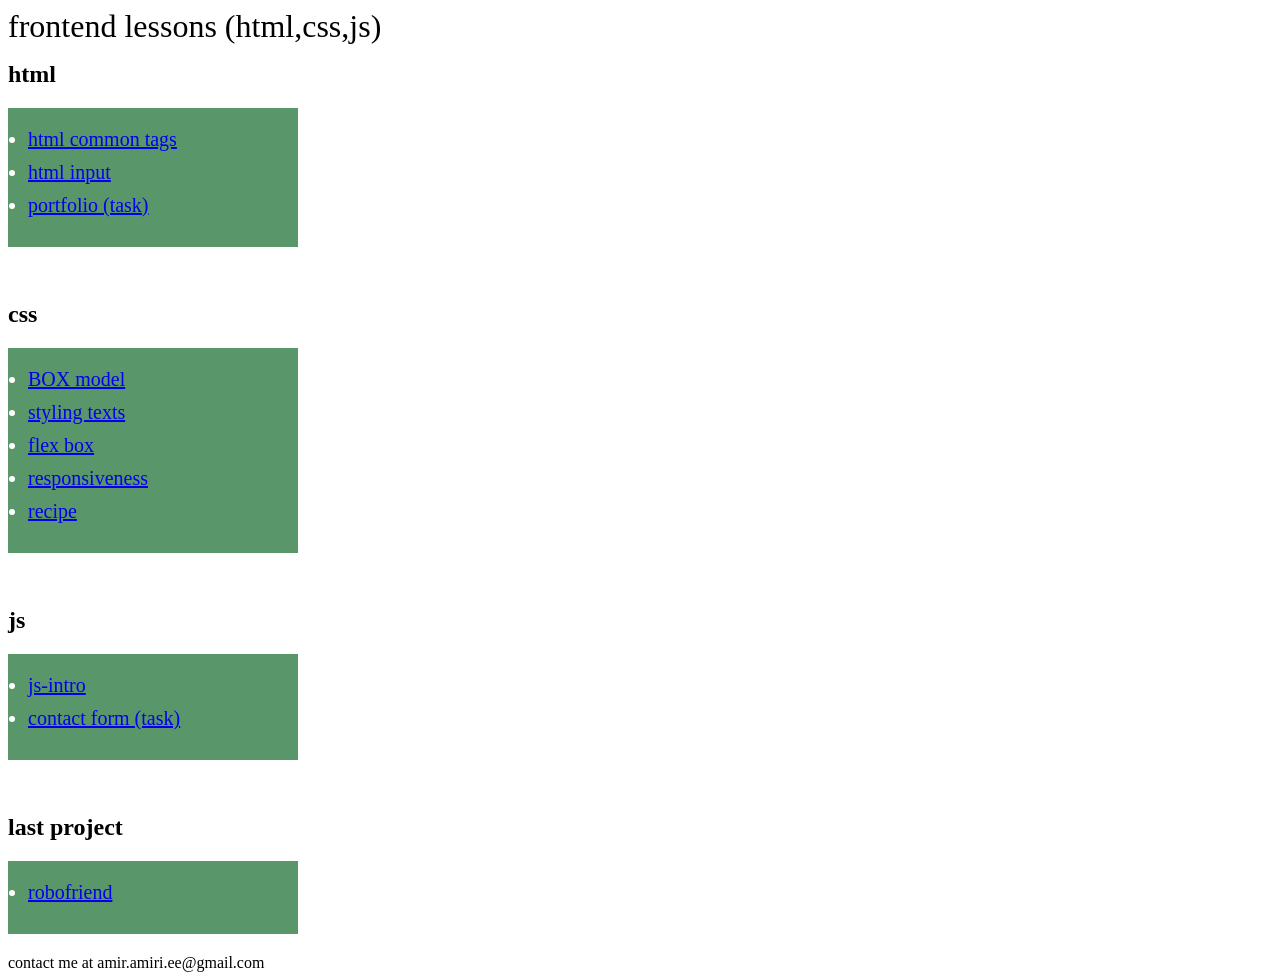
<file: index.html>
<!DOCTYPE html>
<html lang="en">

<head>
    <meta charset="UTF-8">
    <title>amir's website</title>

    <link rel="stylesheet" href="style.css">

</head>

<body>
    <header style="font-size: xx-large;">
        frontend lessons (html,css,js)
    </header>
    <main>
        <h1 style="font-size: x-large;">
            html
        </h1>
        <section>
            <ul class="custom-list">
                <li><a href="html-common-tags.html" target="_blank">html common tags</a></li>
                <li><a href="html-input.html" target="_blank">html input</a></li>
                <li><a href="portfolio-task.html" target="_blank">portfolio (task)</a></li>
            </ul>
        </section>
        <br>
        <h1 style="font-size: x-large;">
            css
        </h1>
        <section>
            <ul class="custom-list">
                <li><a href="box-model.html" target="_blank">BOX model</a></li>
                <li><a href="text-style.html" target="_blank">styling texts</a></li>
                <li><a href="flex-box.html" target="_blank">flex box</a></li>
                <li><a href="resposiveness.html" target="_blank">responsiveness</a></li>
                <li><a href="recipe(task).html" target="_blank">recipe</a></li>
            </ul>
            </ul>
        </section>
        <br>
        <h1 style="font-size: x-large;">
            js
        </h1>
        <section>
            <ul class="custom-list">
                <li><a href="js-intro.html" target="_blank">js-intro</a></li>
                <li><a href="contact-form/index.html" target="_blank">contact form (task)</a></li>
            </ul>
            </ul>
        </section>

        <br>
        <h1 style="font-size: x-large;">
            last project
        </h1>
        <section>
            <ul class="custom-list">
                <li><a href="robofriends/index.html" target="_blank">robofriend</a></li>
            </ul>
            </ul>
        </section>

    </main>
    <footer>
        contact me at amir.amiri.ee@gmail.com
    </footer>

</body>

</html>
</file>
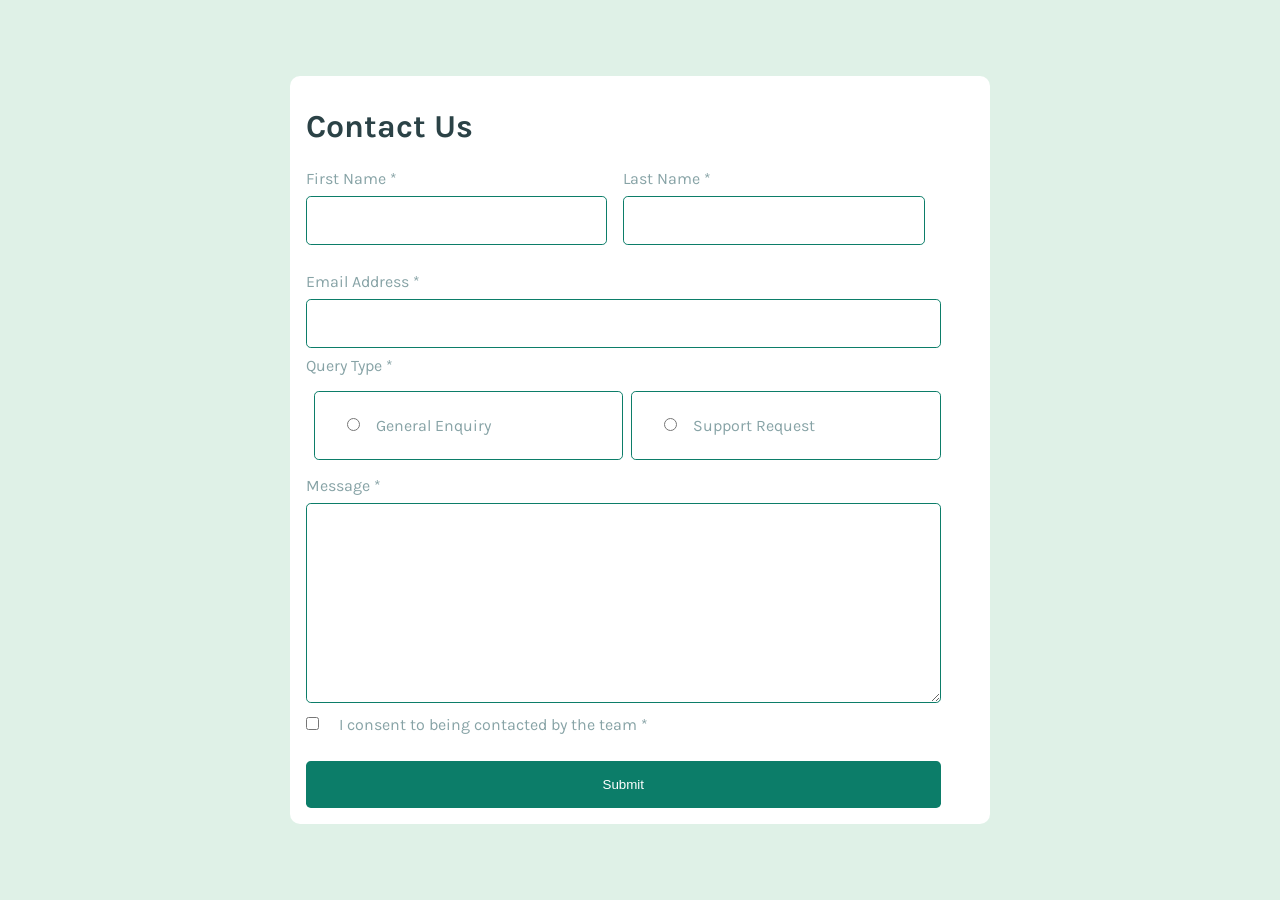
<file: contact-form/index.html>
<!DOCTYPE html>
<html lang="en">

<head>
    <meta charset="UTF-8" />
    <meta name="viewport" content="width=device-width, initial-scale=1.0" />

    <link rel="stylesheet" href="styles.css" />

    <title>Contact form</title>

</head>

<body>
    <main>
        <form action="" id="form">
            <h1>Contact Us</h1>
            <div class="name">
                <div class="f_name">
                    <label for="fname">First Name <span class="require">*</span></label><br />
                    <input type="text" class="data" name="fname" id="fname" required /><br />
                    <span class="fname_error error"></span>
                </div>
                <div class="l_name">
                    <label for="lname">Last Name <span class="require">*</span></label><br />
                    <input type="text" class="data" name="lname" id="lname" required />
                    <span class="lname_error error"></span><br />
                </div>
            </div>

            <label for="email">Email Address <span class="require">*</span></label><br />
            <input type="email" class="data" name="email" id="email" required /><br />
            <span class="email_error error"></span>
            <label for="query">Query Type <span class="require">*</span></label><br />
            <div class="choice_container">
                <div class="choice">
                    <label for="general">
                        <input type="radio" name="queryType" id="general" value="General Enquiry" required />General
                        Enquiry</label>
                </div>

                <div class="choice">
                    <label for="support">
                        <input type="radio" name="queryType" id="support" value="Support Request" required />Support
                        Request</label>
                </div>
            </div>

            <span class="query_error error"></span>

            <label for="message"> Message <span class="require">*</span></label><br />
            <textarea name="message" id="message" required></textarea><br />
            <span class="message_error error"></span>

            <div class="consent_container">
                <label for="consent">
                    <input type="checkbox" name="consent" id="consent" required />
                    I consent to being contacted by the team
                    <span class="require">*</span>
                </label>
            </div>
            <span class="consent_error error"></span>
            <br />

            <button class="btn" type="submit">Submit</button>
        </form>
    </main>
    <script src="./scripts.js" defer></script>
</body>

</html>
</file>
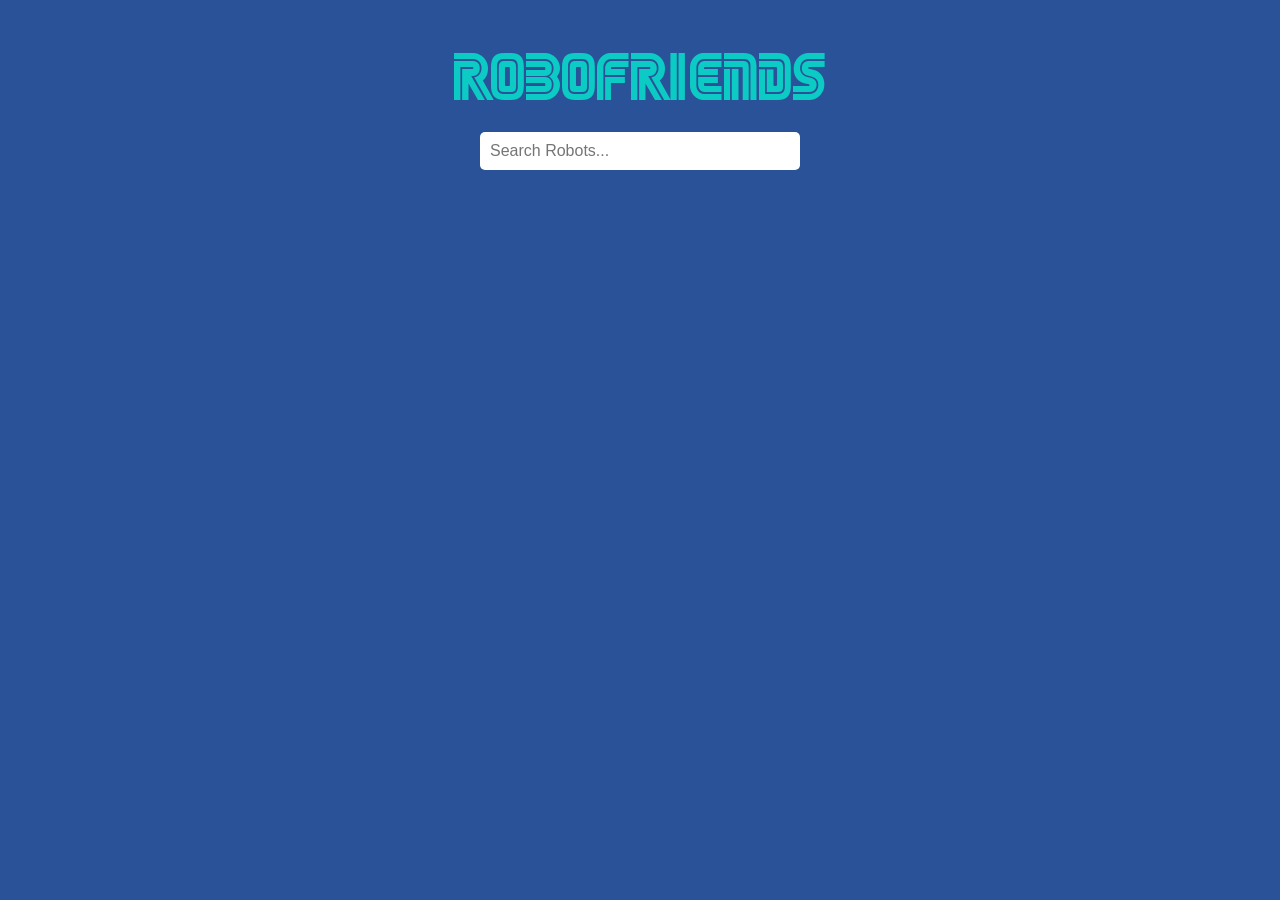
<file: robofriends/index.html>
<!DOCTYPE html>
<html lang="en">
<head>
    <meta charset="UTF-8">
    <meta name="viewport" content="width=device-width, initial-scale=1.0">
    <title>RoboFriends</title>
    <link rel="stylesheet" href="styles.css">
</head>
<body>
<div class="container">
    <h1 class="title">ROBOFRIENDS</h1>
    <input type="text" placeholder="Search Robots..." id="search" />
    <div id="robot-cards" class="cards-container">
        <!-- Robot cards will be dynamically inserted here -->
    </div>
</div>
<script src="scripts.js"></script>
</body>
</html>
</file>
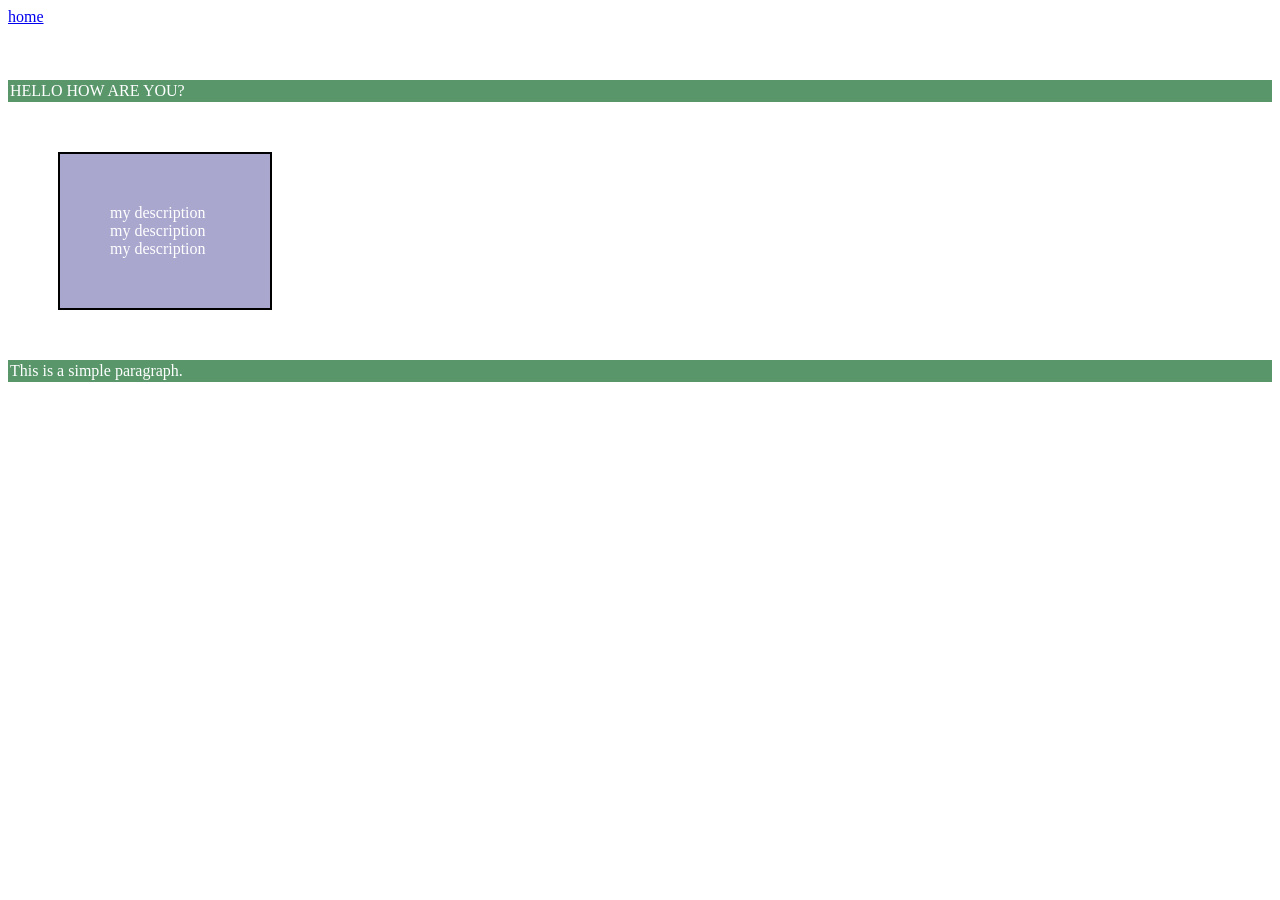
<file: box-model.html>
<!DOCTYPE html>
<html lang="en">

<head>
    <meta charset="UTF-8">
    <title>amir's website</title>

    <link rel="stylesheet" href="style.css">

</head>

<body>
    <a href="index.html">home</a>
    <br><br><br><br>
    <div class="intro">HELLO HOW ARE YOU?</div>
    <div id="description">my description my description my description</div>
    <p class="intro">This is a simple paragraph.</p>
</body>

</html>
</file>
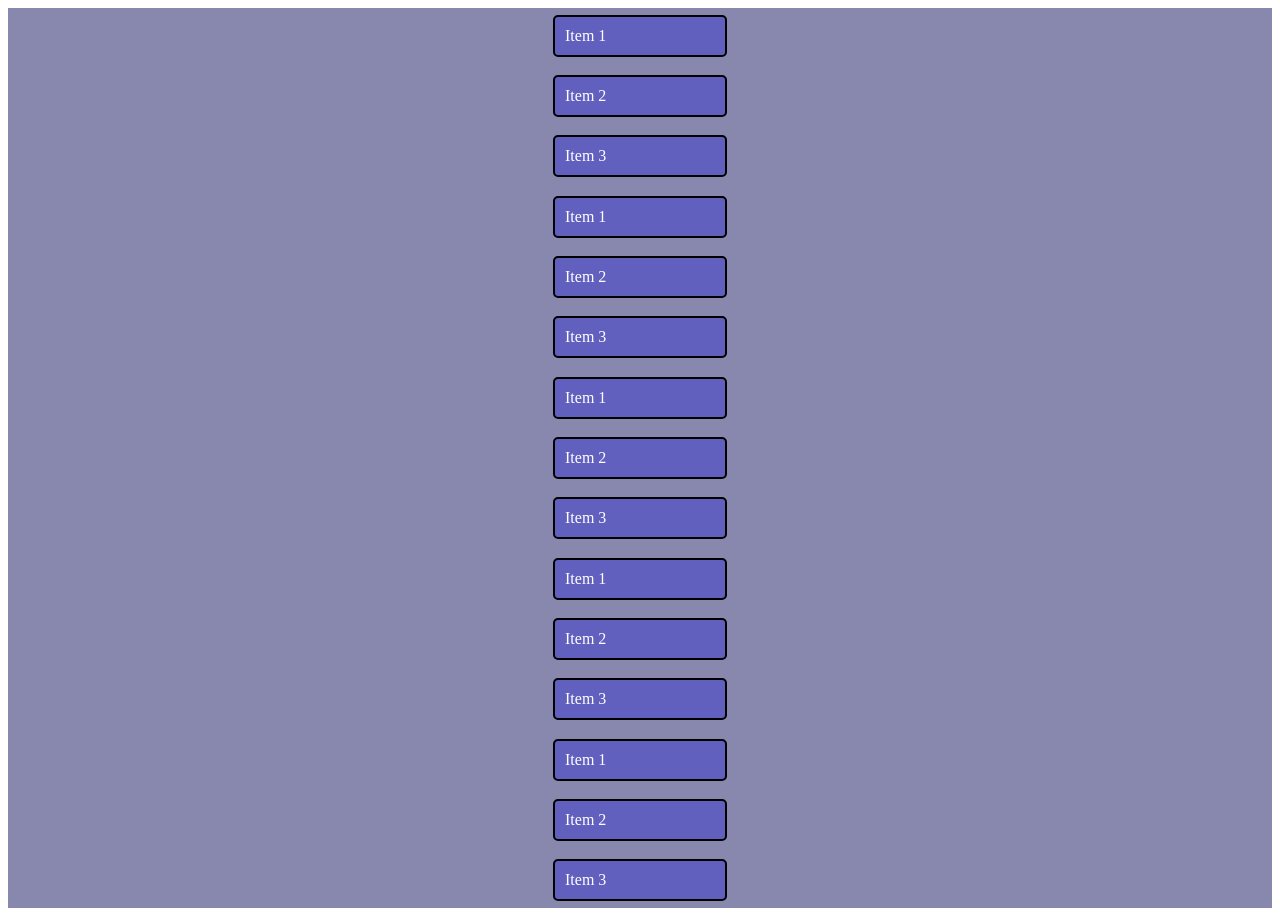
<file: flex-box.html>
<!DOCTYPE html>
<html lang="en">

<head>
    <meta charset="UTF-8">
    <title>amir's website</title>

    <link rel="stylesheet" href="style.css">

</head>

<body>
    <!-- https://angrytools.com/css-flex/ -->
    <div class="container">
        <div class="item">Item 1</div>
        <div class="item">Item 2</div>
        <div class="item">Item 3</div>
        <div class="item">Item 1</div>
        <div class="item">Item 2</div>
        <div class="item">Item 3</div>
        <div class="item">Item 1</div>
        <div class="item">Item 2</div>
        <div class="item">Item 3</div>
        <div class="item">Item 1</div>
        <div class="item">Item 2</div>
        <div class="item">Item 3</div>
        <div class="item">Item 1</div>
        <div class="item">Item 2</div>
        <div class="item">Item 3</div>
    </div>
</body>

</html>
</file>
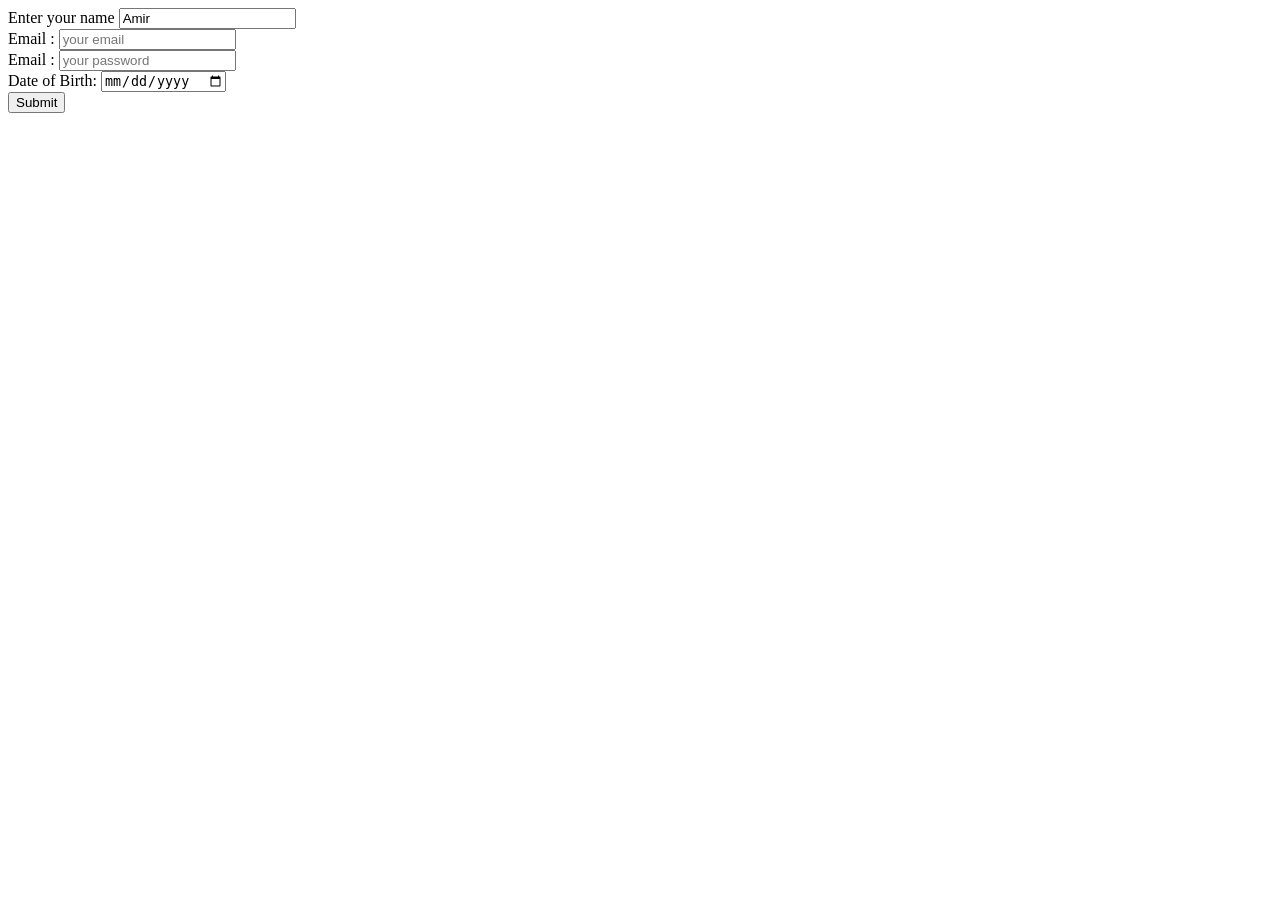
<file: html-input.html>
<!DOCTYPE html>
<html lang="en">

<head>
    <meta charset="UTF-8">
    <title>amir website</title>

</head>

<body>
    <label for="my-input">
        Enter your name
        <input type="text" id="my-input" placeholder="your name" value="Amir">
    </label>

    <br>
    <label for="email">
        Email :
        <input type="email" id="email" placeholder="your email">
    </label>
    <br>
    <label for="pass">
        Email :
        <input type="password" id="pass" placeholder="your password">
    </label>
    <br>
    <label for="dob">Date of Birth:
        <input type="date" id="dob" name="dob">
    </label>

    <br>
    <input type="submit">

</body>

</html>
</file>
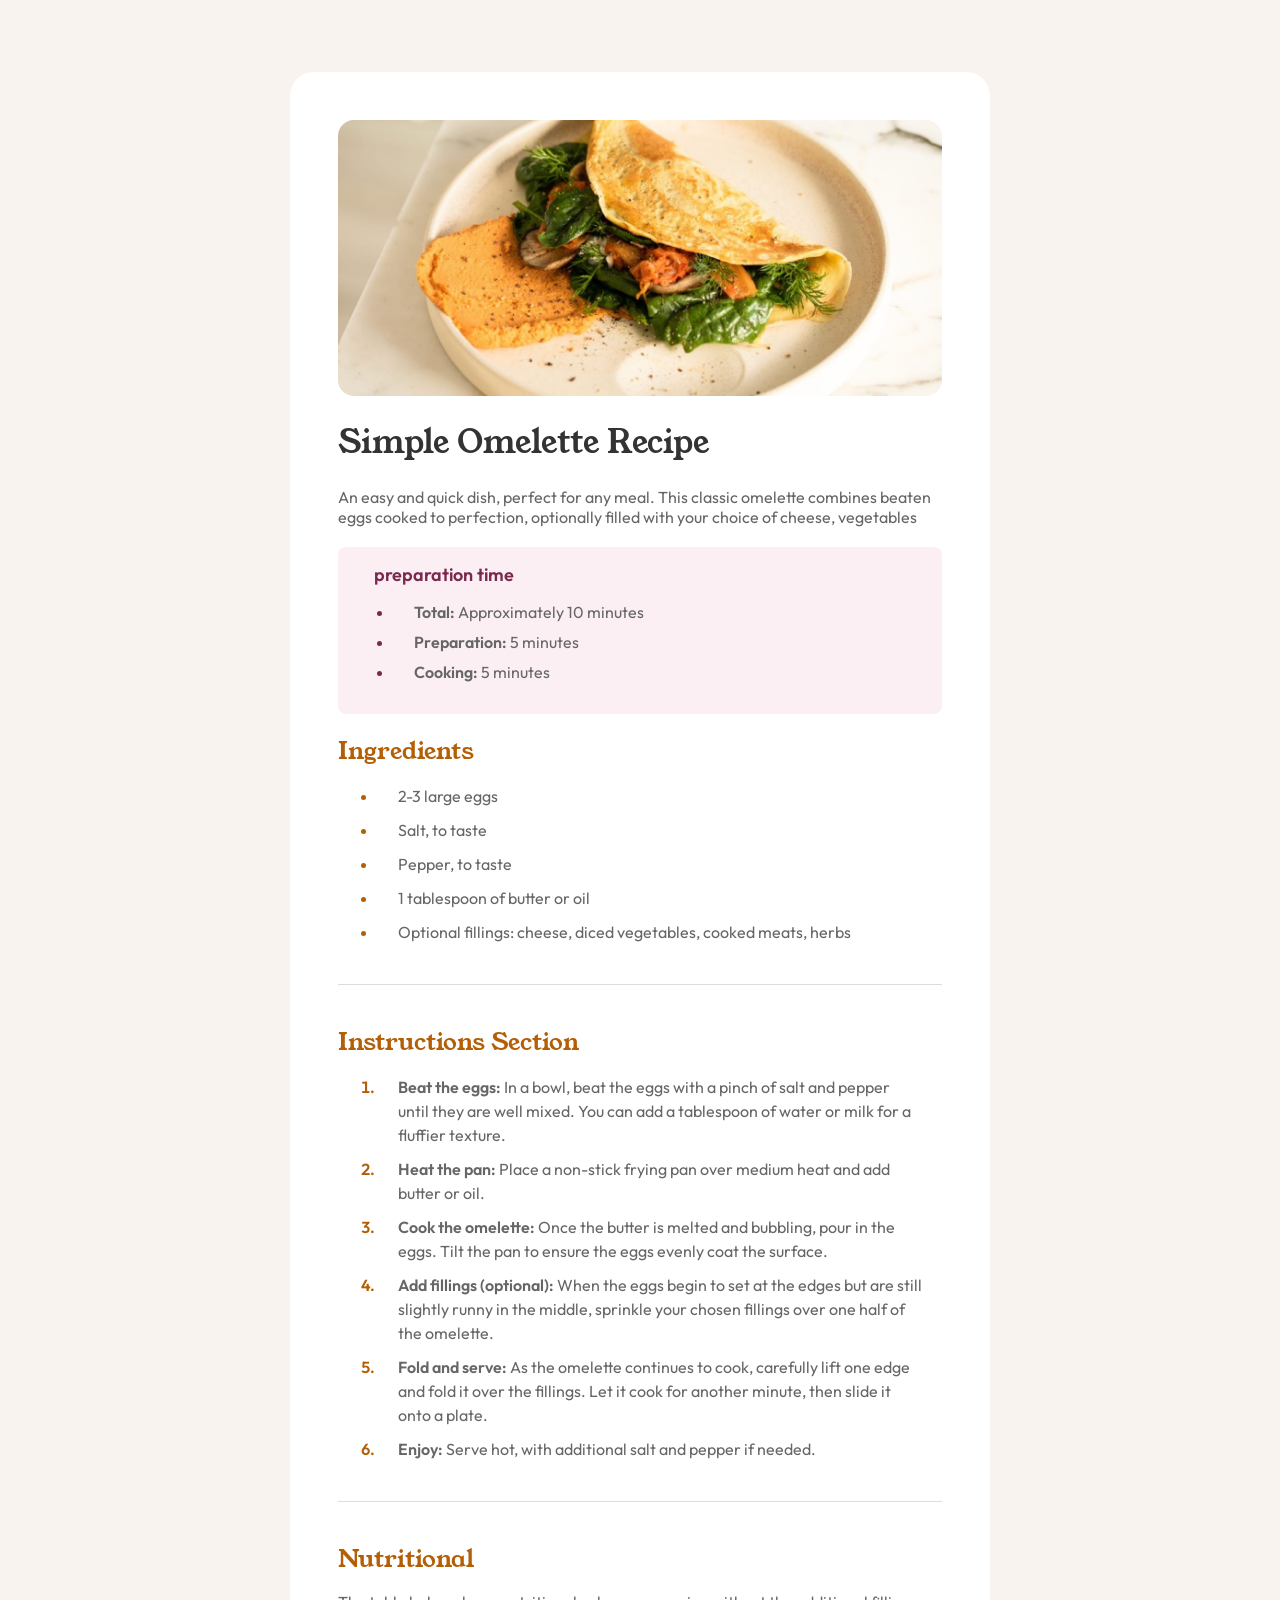
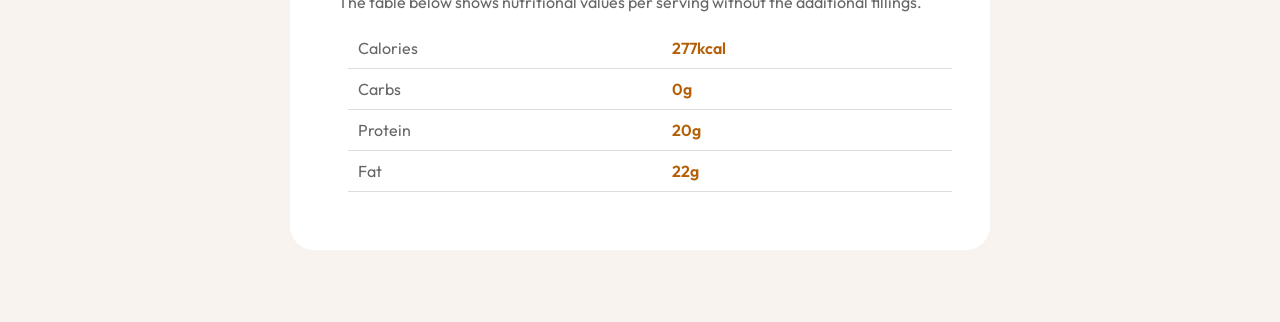
<file: recipe(task).html>
<!DOCTYPE html>
<html lang="en">

<head>
    <meta charset="UTF-8">
    <meta name="viewport" content="width=device-width, initial-scale=1.0">

    <title>Recipe</title>
    <!-- Basic favicon -->
    <link rel="icon" type="image/x-icon" href="assets/images/favicon-32x32.png">

    <link rel="stylesheet" href="recipe-style.css">

</head>

<body>
    <div class="container">
        <div class="image-container">
            <img src="/assets/images/image-omelette.jpeg" alt="omelette image">

        </div>
        <div class="content">
            <h1>
                Simple Omelette Recipe
            </h1>
            <p class="description">
                An easy and quick dish, perfect for any meal. This classic omelette combines beaten eggs
                cooked to
                perfection, optionally filled with your choice of cheese, vegetables

            </p>

            <div class="prepare">
                <h3>preparation time</h3>
                <ul>
                    <li><strong>Total:</strong> Approximately 10 minutes</li>
                    <li><strong>Preparation:</strong> 5 minutes</li>
                    <li><strong>Cooking:</strong> 5 minutes</li>
                </ul>

            </div>

            <div class="ingredients">
                <h2>Ingredients</h2>
                <ul>
                    <li>2-3 large eggs</li>
                    <li>Salt, to taste</li>
                    <li>Pepper, to taste</li>
                    <li>1 tablespoon of butter or oil</li>
                    <li>Optional fillings: cheese, diced vegetables, cooked meats, herbs</li>
                </ul>

            </div>
            <hr>

            <div class="instructions">
                <h2>Instructions Section</h2>
                <ol>
                    <li><strong>Beat the eggs:</strong> In a bowl, beat the eggs with a pinch of salt and pepper until
                        they
                        are well mixed. You can add a tablespoon of water or milk for a fluffier texture.
                    </li>
                    <li><strong>Heat the pan:</strong> Place a non-stick frying pan over medium heat and add butter or
                        oil.
                    </li>
                    <li><strong>Cook the omelette:</strong> Once the butter is melted and bubbling, pour in the eggs.
                        Tilt
                        the pan to ensure the eggs evenly coat the surface.
                    </li>
                    <li><strong>Add fillings (optional):</strong> When the eggs begin to set at the edges but are still
                        slightly runny in the middle, sprinkle your chosen fillings over one half of the omelette.
                    </li>
                    <li><strong>Fold and serve:</strong> As the omelette continues to cook, carefully lift one edge and
                        fold
                        it over the fillings. Let it cook for another minute, then slide it onto a plate.
                    </li>
                    <li><strong>Enjoy:</strong> Serve hot, with additional salt and pepper if needed.
                    </li>
                </ol>
            </div>
            <hr>

            <div class="nutrition">
                <h2>Nutritional</h2>
                <p>The table below shows nutritional values per serving without the additional fillings.</p>

                <table class="nutrition-table">
                    <tr>
                        <th>Calories</th>
                        <td>277kcal</td>
                    </tr>
                    <tr>
                        <th>Carbs</th>
                        <td>0g</td>
                    </tr>
                    <tr>
                        <th>Protein</th>
                        <td>20g</td>
                    </tr>
                    <tr>
                        <th>Fat</th>
                        <td>22g</td>
                    </tr>
                </table>

            </div>

        </div>

    </div>


</body>

</html>
</file>
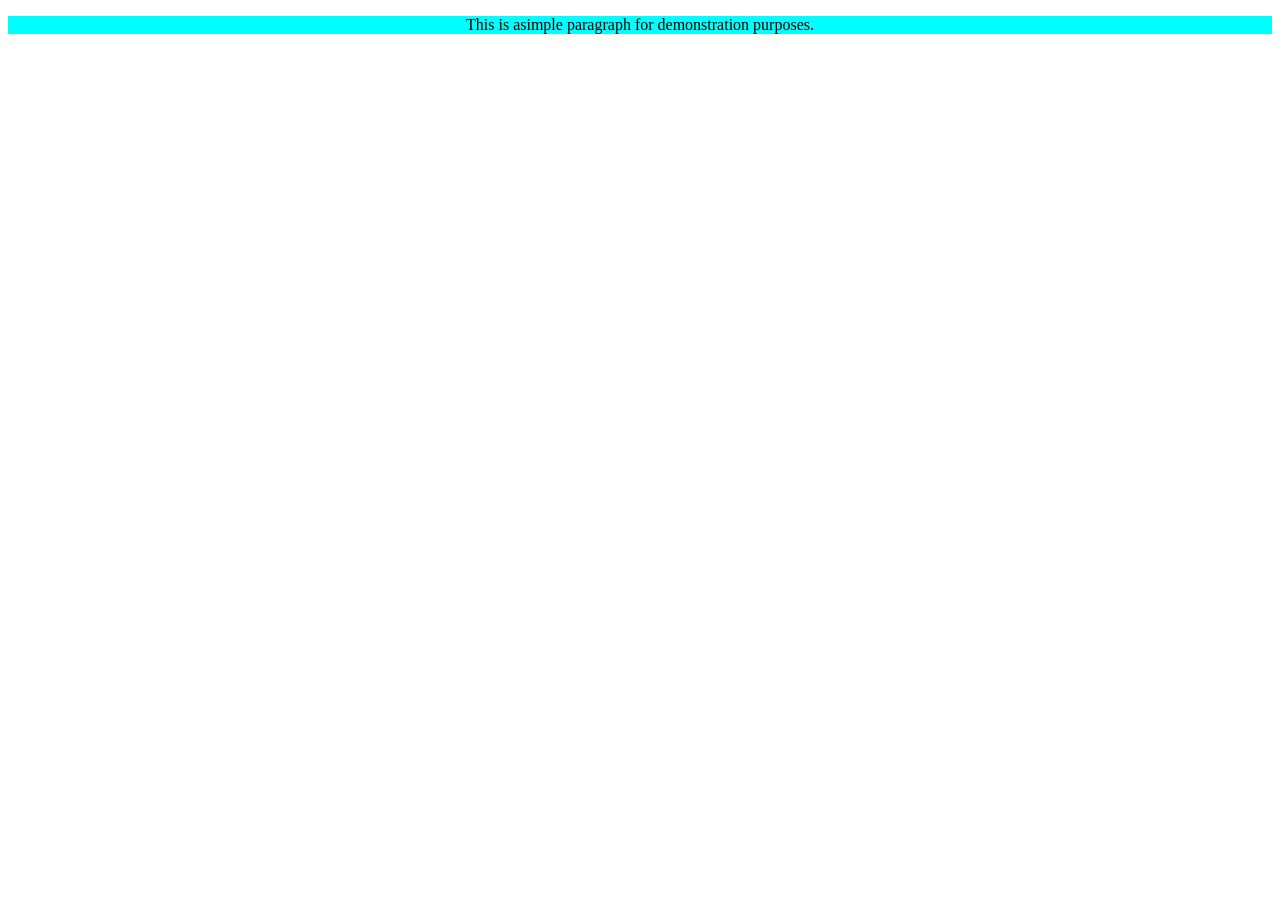
<file: resposiveness.html>
<!DOCTYPE html>
<html lang="en">

<head>
    <meta charset="UTF-8">
    <title>amir's website</title>
    <meta name="viewport" content="width=device-width, initial-scale=1.0">
    <link rel="stylesheet" href="style.css">

</head>

<body>
    <p class="responsive-text">This is asimple paragraph for demonstration purposes.</p>

</body>

</html>
</file>
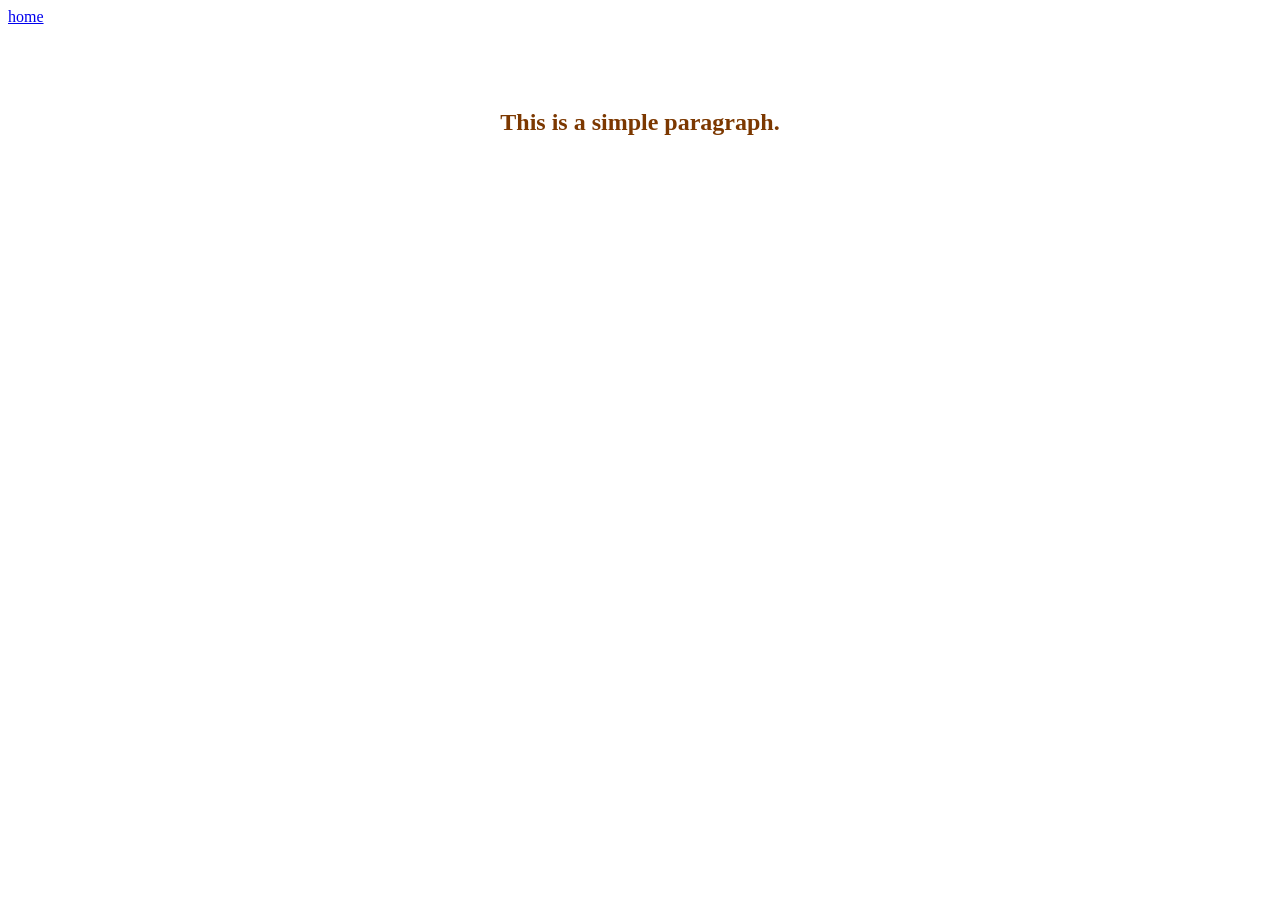
<file: text-style.html>
<!DOCTYPE html>
<html lang="en">

<head>
    <meta charset="UTF-8">
    <title>amir's website</title>

    <link rel="stylesheet" href="style.css">

</head>

<body>
    <a href="index.html">home</a>
    <br><br><br><br>
    <p class="stylishtext">This is a simple paragraph.</p>
</body>

</html>
</file>
<file: style.css>
/* This is where the "how to resize" happens */
        .custom-list {
            color: white;
            width: 250px;
            /* Resizes the width of the box */
            font-size: 20px;
            /* Resizes the text */
            background-color: #59976b;
            padding: 20px;
        }

        .custom-list li {
            margin-bottom: 10px;
            /* Adds space between items */

        }

        .intro {
            color: white;
            background-color: #59976b;
            padding: 2px;
        }

        #description {
            color: white;
            border: 2px solid #000000;
            padding: 50px;
            background-color: #a9a7ce;
            margin: 50px;
            width: 110px;
        }

        .stylishtext {
            color: #7c3800;
            font-family: Verdana, Geneva, Tahoma, sans-serif font-size: 16px;
            line-height: 1.5;
            font-weight: bold;
            text-align: center;
            font-size: 24px;

        }

        .container {
            background-color: #8888af;
            display: flex;
            justify-content: space-around;
            height: 100vh;
            align-items: flex-end;
            flex-direction: column;
            flex-wrap: wrap;
            align-items: center;
            gap: 5px;
        }

        .item {
            color: white;
            background-color: #6260be;
            border: 2px solid #000000;
            border-radius: 5px;
            padding: 10px;
            width: 150px;
        }


        .responsive-text {
            background-color: aqua;
            text-align: center;
        }


        @media (max-width: 768px) {
            .responsive-text {
                font-size: 16px;
                padding: 10px;
                color: #7c3800;
                background-color: rgb(252, 90, 238);
                text-align: start;
            }
        }
</file>
<file: contact-form/styles.css>
@import url("https://fonts.googleapis.com/css2?family=Karla:ital,wght@0,200..800;1,200..800&display=swap");

:root {
    --Green200: hsl(148, 38%, 91%);
    --Green600: hsl(169, 82%, 27%);
    --Red: hsl(0, 66%, 54%);

    /* neutral */
    --White: hsl(0, 0%, 100%);
    --Grey500: hsl(186, 15%, 59%);
    --Grey900: hsl(187, 24%, 22%);
}

* {
    margin: 0;
    padding: 0;
    box-sizing: border-box;
}

body {
    width: 100%;
    min-height: 100vh;
    background-color: var(--Green200);
    display: flex;
    flex-direction: column;
    justify-content: center;
    align-items: center;
    font-family: "Karla", sans-serif;
}

label,
input {
    font-family: "Karla", sans-serif;
}

#form {
    margin: 1rem;
    background-color: var(--White);
    padding: 1rem;
    border-radius: 0.625rem;
}

#form h1 {
    margin: 1rem 0;
    color: var(--Grey900);
}

label {
    color: var(--Grey500);
    display: inline-block;
    margin: 0.5rem 0;
}

.data,
.choice {
    width: 95%;
    border-radius: 0.3rem;
    padding: 1rem 1rem;
    border: 1px solid var(--Green600);
}

.choice {
    margin: 0.5rem 0;
    padding: 1rem 1rem;
    margin-left: 0.5rem;
}

.choice input {
    margin: 0 1rem;
}

textarea {
    width: 95%;
    min-height: 200px;
    border-radius: 0.3rem;
    border: 1px solid var(--Green600);
    padding: 1rem;
}

.consent_container {
    display: flex;
    justify-content: center;
    flex-direction: column;
}

.consent_container input {
    margin-right: 1rem;
    margin-bottom: 0;
}

#consent:checked {
    background-color: var(--Green600);
}

button {
    width: 95%;
    padding: 1rem 0;
    border-radius: 0.3rem;
    background-color: var(--Green600);
    color: var(--White);
    border: none;
    outline: none;
    cursor: pointer;
}

button:hover {
    background-color: var(--Grey900);
}

.error {
    color: var(--Red);
    display: block;
}

.error-input {
    border: 1px solid var(--Red);
}

@media screen and (min-width: 1000px) {
    #form {
        min-width: 700px;
    }

    .name {
        display: flex;
        width: 95%;
    }

    .f_name,
    .l_name {
        width: 50%;
    }

    .choice_container {
        display: flex;
        width: 95%;
    }
}
</file>
<file: robofriends/styles.css>
@font-face {
    src: url("assets/fonts/SEGA.TTF");
    font-family: "Sega";
}

body {
    margin: 0;
    padding: 0;
    font-family: Arial, sans-serif;
    background: #2a5298;
    color: #fff;
    text-align: center;
}

.container {
    padding: 20px;
}

.title {
    font-size: 3rem;
    font-weight: 200;
    color: #0ccac4;
    font-family: 'Sega', sans-serif;
}

#search {
    padding: 10px;
    width: 300px;
    margin-bottom: 20px;
    border: none;
    border-radius: 5px;
    font-size: 1rem;
}

.cards-container {
    display: flex;
    flex-wrap: wrap;
    justify-content: center;
}

.card {
    background-color: #a0e7e5;
    border-radius: 10px;
    padding: 20px;
    width: 200px;
    text-align: center;
    transition: transform 0.3s ease;
    margin: 16px;
}


.card img {
    width: 100px;
    height: 100px;
    margin-bottom: 10px;
}

.card h2 {
    font-size: 1.2rem;
    margin: 10px 0;
}

.card p {
    font-size: 0.9rem;
    margin: 5px 0;
    color: #555;
}

@media (max-width: 400px) {
    .title {
        font-size: 2rem;
    }

    #search {
        width: 80%;
    }

    .card {
        width: 80%;
    }
}
</file>
<file: recipe-style.css>
@font-face {
    font-family: YoungSerif;
    src: url("assets/fonts/young-serif/YoungSerif-Regular.ttf");
    font-weight: 400;
}

@font-face {
    font-family: Outfit;
    src: url("assets/fonts/outfit/static/Outfit-Regular.ttf");
    font-weight: 400;
}

@font-face {
    font-family: Outfit;
    src: url("assets/fonts/outfit/static/Outfit-SemiBold.ttf");
    font-weight: 600;
}

body {
    background-color: #f9f3ef;
    font-family: 'Outfit', sans-serif;
    font-weight: 400;
    padding: 72px;
    margin: 0;
    color: #666
}

h1,
h2 {
    font-family: 'YoungSerif', sans-serif;
    font-weight: 400;
}

.container {
    background-color: white;
    border-radius: 24px;
    max-width: 700px;
    margin: auto;
}

.image-container {
    /*       up  right down  left */
    padding: 48px 48px 0 48px;
}

.image-container img {
    width: 100%;
    border-radius: 16px;
}

.content {
    padding: 0 48px 48px 48px;
}

h1 {
    font-size: 32px;
    color: #333;
    margin-top: 20px;
}

.description {
    font-size: 16px;
    color: #666;
    margin-bottom: 20px;
}

.prepare {
    background-color: #fbeff3;
    padding: 16px;
    border-radius: 8px;
    margin-bottom: 20px;
}

.prepare h3 {
    font-family: 'Outfit', sans-serif;
    font-weight: 600;
    margin: 0 0 10px 20px;
    font-size: 18px;
    color: #7B284FFF
}

.prepare li {
    margin-bottom: 10px;
    padding: 0 20px;
}

.prepare li::marker {
    color: #7B284FFF
}

h2 {
    font-size: 24px;
    color: #b45f06;
    margin-bottom: 10px;
}

.ingredients li,
.instructions li {
    margin-bottom: 10px;
    line-height: 1.5;
    padding: 0 20px;
}

hr {
    background-color: #ddd;
    height: 1px;
    border: 0;
    margin: 40px 0;
}

.ingredients li::marker,
.instructions li::marker {
    color: #b45f06;
    font-weight: bolder;
}

.nutrition {
    color: #666;
    margin-bottom: 10px;
}

.nutrition-table {
    width: 100%;
    border-collapse: collapse;
    margin: 10px;
}

.nutrition-table th,
.nutrition-table td {
    padding: 10px;
    text-align: left;
    border-bottom: 1px solid #ddd;
}

.nutrition-table th {
    color: #666;
    font-weight: 400;
}

.nutrition-table td {
    color: #b45f06;
    font-weight: 600;
}

@media (max-width: 375px) {
    .image-container {
        padding: 0;
    }

    .image-container img {
        border-radius: 0;
    }

    body {
        padding: 24px;
    }

    h1 {
        font-size: 24px;
    }

    .prep-time li {
        padding: 0 10px;
    }

    .instructions,
    .ingredients {
        padding: 0 10px;
    }

    .instructions li,
    .ingredients li {
        padding: 0 10px;
    }

    .content {
        padding: 0 24px 24px 24px;
    }
}
</file>
